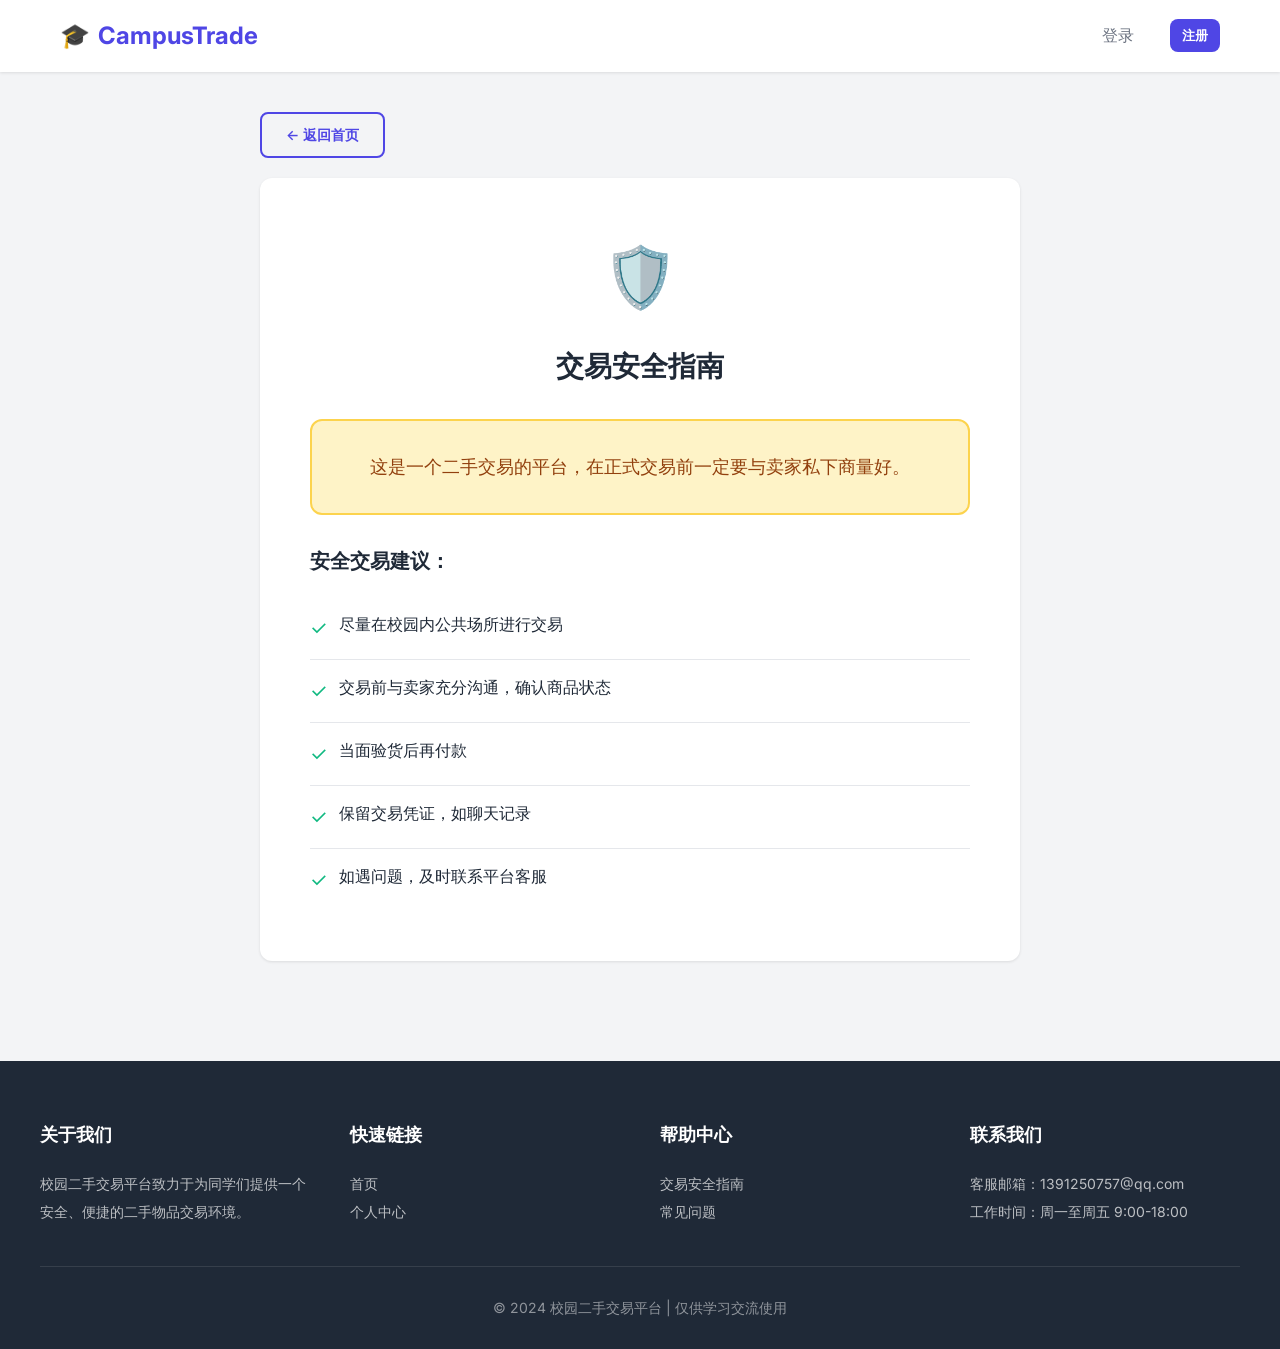
<file: static/help.html>
<!DOCTYPE html>
<html lang="zh-CN">
<head>
    <meta charset="UTF-8">
    <meta name="viewport" content="width=device-width, initial-scale=1.0">
    <title>帮助中心 - 校园二手交易平台</title>
    <link rel="stylesheet" href="/static/css/style.css">
    <link rel="preconnect" href="https://fonts.googleapis.com">
    <link rel="preconnect" href="https://fonts.gstatic.com" crossorigin>
    <link href="https://fonts.googleapis.com/css2?family=Inter:wght@400;500;600;700;800&display=swap" rel="stylesheet">
</head>
<body>
    <!-- 导航栏 -->
    <nav class="navbar">
        <div class="navbar-container">
            <a href="/" class="navbar-brand">
                <span>🎓</span>
                <span>CampusTrade</span>
            </a>
            
            <div class="navbar-nav" id="auth-nav">
                <!-- 动态生成 -->
            </div>
        </div>
    </nav>
    
    <!-- 帮助内容 -->
    <main class="container" style="padding: 40px 20px; max-width: 800px;">
        <a href="/" class="btn btn-outline" style="display: inline-block; margin-bottom: 20px;">
            ← 返回首页
        </a>
        
        <div id="help-content">
            <!-- 默认显示加载中 -->
            <div style="background: var(--surface); border-radius: 12px; padding: 40px; box-shadow: var(--shadow); text-align: center;">
                <div class="spinner" style="margin: 0 auto;"></div>
                <p style="margin-top: 15px; color: var(--text-secondary);">加载中...</p>
            </div>
        </div>
    </main>
    
    <!-- 页脚 -->
    <footer class="footer">
        <div class="footer-content">
            <div class="footer-section">
                <h3>关于我们</h3>
                <p>校园二手交易平台致力于为同学们提供一个安全、便捷的二手物品交易环境。</p>
            </div>
            <div class="footer-section">
                <h3>快速链接</h3>
                <p><a href="/">首页</a></p>
                <p><a href="/dashboard.html">个人中心</a></p>
            </div>
            <div class="footer-section">
                <h3>帮助中心</h3>
                <p><a href="/help.html?type=safety">交易安全指南</a></p>
                <p><a href="/help.html?type=faq">常见问题</a></p>
            </div>
            <div class="footer-section">
                <h3>联系我们</h3>
                <p>客服邮箱：1391250757@qq.com</p>
                <p>工作时间：周一至周五 9:00-18:00</p>
            </div>
        </div>
        <div class="footer-bottom">
            <p>© 2024 校园二手交易平台 | 仅供学习交流使用</p>
        </div>
    </footer>
    
    <script src="/static/js/api.js"></script>
    <script src="/static/js/auth.js"></script>
    <script>
        // 根据类型显示不同内容
        function renderHelpPage() {
            const urlParams = new URLSearchParams(window.location.search);
            const pageType = urlParams.get('type') || 'safety';
            const container = document.getElementById('help-content');
            
            let pageContent = '';
            
            if (pageType === 'safety') {
                pageContent = `
                    <div style="background: var(--surface); border-radius: 12px; padding: 30px; box-shadow: var(--shadow);">
                        <div style="text-align: center; padding: 20px;">
                            <div style="font-size: 60px; margin-bottom: 20px;">🛡️</div>
                            <h2 style="font-size: 28px; font-weight: 700; margin-bottom: 30px; color: var(--text-primary);">
                                交易安全指南
                            </h2>
                            <div style="background: #FEF3C7; border: 2px solid #FCD34D; border-radius: 12px; padding: 30px; margin-bottom: 30px;">
                                <p style="font-size: 18px; line-height: 1.8; color: #92400E; font-weight: 500;">
                                    这是一个二手交易的平台，在正式交易前一定要与卖家私下商量好。
                                </p>
                            </div>
                            <div style="text-align: left; margin-top: 30px;">
                                <h3 style="font-size: 20px; font-weight: 600; margin-bottom: 20px; color: var(--text-primary);">安全交易建议：</h3>
                                <ul style="list-style: none; padding: 0;">
                                    <li style="padding: 15px 0; border-bottom: 1px solid var(--border); display: flex; align-items: flex-start; gap: 12px;">
                                        <span style="color: var(--success); font-size: 20px;">✓</span>
                                        <span style="font-size: 16px;">尽量在校园内公共场所进行交易</span>
                                    </li>
                                    <li style="padding: 15px 0; border-bottom: 1px solid var(--border); display: flex; align-items: flex-start; gap: 12px;">
                                        <span style="color: var(--success); font-size: 20px;">✓</span>
                                        <span style="font-size: 16px;">交易前与卖家充分沟通，确认商品状态</span>
                                    </li>
                                    <li style="padding: 15px 0; border-bottom: 1px solid var(--border); display: flex; align-items: flex-start; gap: 12px;">
                                        <span style="color: var(--success); font-size: 20px;">✓</span>
                                        <span style="font-size: 16px;">当面验货后再付款</span>
                                    </li>
                                    <li style="padding: 15px 0; border-bottom: 1px solid var(--border); display: flex; align-items: flex-start; gap: 12px;">
                                        <span style="color: var(--success); font-size: 20px;">✓</span>
                                        <span style="font-size: 16px;">保留交易凭证，如聊天记录</span>
                                    </li>
                                    <li style="padding: 15px 0; display: flex; align-items: flex-start; gap: 12px;">
                                        <span style="color: var(--success); font-size: 20px;">✓</span>
                                        <span style="font-size: 16px;">如遇问题，及时联系平台客服</span>
                                    </li>
                                </ul>
                            </div>
                        </div>
                    </div>
                `;
            } else {
                pageContent = `
                    <div style="background: var(--surface); border-radius: 12px; padding: 30px; box-shadow: var(--shadow);">
                        <div style="text-align: center; padding: 20px;">
                            <div style="font-size: 60px; margin-bottom: 20px;">❓</div>
                            <h2 style="font-size: 28px; font-weight: 700; margin-bottom: 30px; color: var(--text-primary);">
                                常见问题
                            </h2>
                            <div style="background: #FEE2E2; border: 2px solid #FCA5A5; border-radius: 12px; padding: 30px; margin-bottom: 30px;">
                                <p style="font-size: 18px; line-height: 1.8; color: #DC2626; font-weight: 500;">
                                    请务必记住自己的用户名和密码，这非常重要！！！！
                                </p>
                            </div>
                            <div style="text-align: left; margin-top: 30px;">
                                <h3 style="font-size: 20px; font-weight: 600; margin-bottom: 20px; color: var(--text-primary);">其他常见问题：</h3>
                                <ul style="list-style: none; padding: 0;">
                                    <li style="padding: 20px 0; border-bottom: 1px solid var(--border);">
                                        <div style="font-weight: 600; margin-bottom: 10px; font-size: 16px;">Q: 如何联系卖家？</div>
                                        <div style="color: var(--text-secondary); font-size: 15px;">A: 在商品详情页点击"联系卖家"按钮，可以查看卖家联系方式。</div>
                                    </li>
                                    <li style="padding: 20px 0; border-bottom: 1px solid var(--border);">
                                        <div style="font-weight: 600; margin-bottom: 10px; font-size: 16px;">Q: 商品售出后怎么办？</div>
                                        <div style="color: var(--text-secondary); font-size: 15px;">A: 登录后进入个人中心，在"我的商品"中找到商品，点击"标记已售出"即可。</div>
                                    </li>
                                    <li style="padding: 20px 0; border-bottom: 1px solid var(--border);">
                                        <div style="font-weight: 600; margin-bottom: 10px; font-size: 16px;">Q: 如何修改个人信息？</div>
                                        <div style="color: var(--text-secondary); font-size: 15px;">A: 登录后进入个人中心，点击"个人资料"，可以修改用户名和手机号。</div>
                                    </li>
                                    <li style="padding: 20px 0;">
                                        <div style="font-weight: 600; margin-bottom: 10px; font-size: 16px;">Q: 如何下架商品？</div>
                                        <div style="color: var(--text-secondary); font-size: 15px;">A: 登录后进入个人中心，在"我的商品"中找到商品，点击"下架"按钮即可。</div>
                                    </li>
                                </ul>
                            </div>
                        </div>
                    </div>
                `;
            }
            
            container.innerHTML = pageContent;
            
            // 根据类型设置标题
            if (pageType === 'safety') {
                document.title = '交易安全指南 - 校园二手交易平台';
            } else {
                document.title = '常见问题 - 校园二手交易平台';
            }
        }
        
        // 初始化导航栏（不使用await）
        function initNavbar() {
            if (typeof updateNavbarAuth === 'function') {
                updateNavbarAuth();
            }
        }
        
        // 页面加载完成后执行
        window.onload = function() {
            initNavbar();
            renderHelpPage();
        };
    </script>
</body>
</html>
</file>
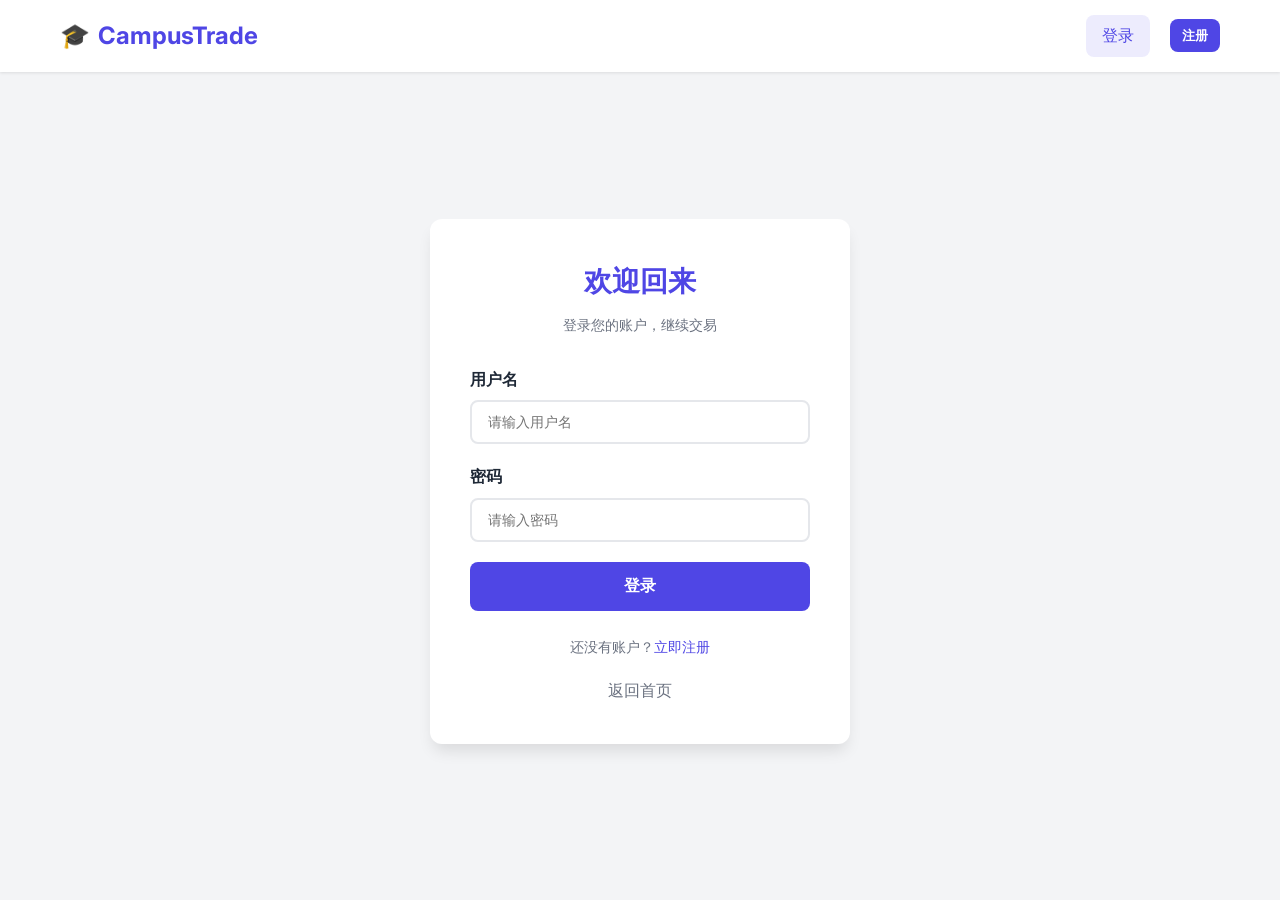
<file: static/login.html>
<!DOCTYPE html>
<html lang="zh-CN">
<head>
    <meta charset="UTF-8">
    <meta name="viewport" content="width=device-width, initial-scale=1.0">
    <title>登录 - 校园二手交易平台</title>
    <link rel="stylesheet" href="/static/css/style.css">
    <link rel="preconnect" href="https://fonts.googleapis.com">
    <link rel="preconnect" href="https://fonts.gstatic.com" crossorigin>
    <link href="https://fonts.googleapis.com/css2?family=Inter:wght@400;500;600;700;800&display=swap" rel="stylesheet">
</head>
<body>
    <!-- 导航栏 -->
    <nav class="navbar">
        <div class="navbar-container">
            <a href="/" class="navbar-brand">
                <span>🎓</span>
                <span>CampusTrade</span>
            </a>
            
            <div class="navbar-nav" id="auth-nav">
                <a href="/login.html" class="nav-link active">登录</a>
                <a href="/register.html" class="btn btn-primary btn-sm">注册</a>
            </div>
        </div>
    </nav>
    
    <!-- 登录表单 -->
    <div class="auth-container">
        <div class="auth-card">
            <div class="auth-header">
                <h1 class="auth-title">欢迎回来</h1>
                <p class="auth-subtitle">登录您的账户，继续交易</p>
            </div>
            
            <form id="login-form">
                <div class="form-group">
                    <label class="form-label" for="username">用户名</label>
                    <input 
                        type="text" 
                        id="username" 
                        class="form-input" 
                        placeholder="请输入用户名"
                        required
                        minlength="3"
                        maxlength="50"
                    >
                </div>
                
                <div class="form-group">
                    <label class="form-label" for="password">密码</label>
                    <input 
                        type="password" 
                        id="password" 
                        class="form-input" 
                        placeholder="请输入密码"
                        required
                        minlength="6"
                    >
                </div>
                
                <button type="submit" class="btn btn-primary btn-lg" style="width: 100%;" id="submit-btn">
                    登录
                </button>
            </form>
            
            <div class="auth-footer">
                还没有账户？<a href="/register.html">立即注册</a>
            </div>
            
            <div style="margin-top: 20px; text-align: center;">
                <a href="/" style="color: var(--text-secondary);">返回首页</a>
            </div>
        </div>
    </div>
    
    <script src="/static/js/api.js"></script>
    <script src="/static/js/auth.js"></script>
    <script>
        // 检查是否已登录
        if (API.isLoggedIn()) {
            const redirectUrl = localStorage.getItem('redirectUrl') || '/';
            localStorage.removeItem('redirectUrl');
            window.location.href = redirectUrl;
        }
        
        // 表单提交
        document.getElementById('login-form').addEventListener('submit', async (e) => {
            e.preventDefault();
            
            const username = document.getElementById('username').value.trim();
            const password = document.getElementById('password').value;
            const submitBtn = document.getElementById('submit-btn');
            
            if (!username || !password) {
                Utils.showToast('请填写完整信息', 'error');
                return;
            }
            
            submitBtn.disabled = true;
            submitBtn.textContent = '登录中...';
            
            try {
                const data = await API.login(username, password);
                
                API.setToken(data.access_token);
                
                Utils.showToast('登录成功！');
                
                // 获取用户信息
                const user = await API.getCurrentUser();
                localStorage.setItem('user', JSON.stringify(user));
                
                // 跳转到首页或之前页面
                setTimeout(() => {
                    const redirectUrl = localStorage.getItem('redirectUrl') || '/';
                    localStorage.removeItem('redirectUrl');
                    window.location.href = redirectUrl;
                }, 1000);
                
            } catch (e) {
                console.error('登录失败:', e);
                Utils.showToast(e.message, 'error');
                submitBtn.disabled = false;
                submitBtn.textContent = '登录';
            }
        });
    </script>
</body>
</html>
</file>
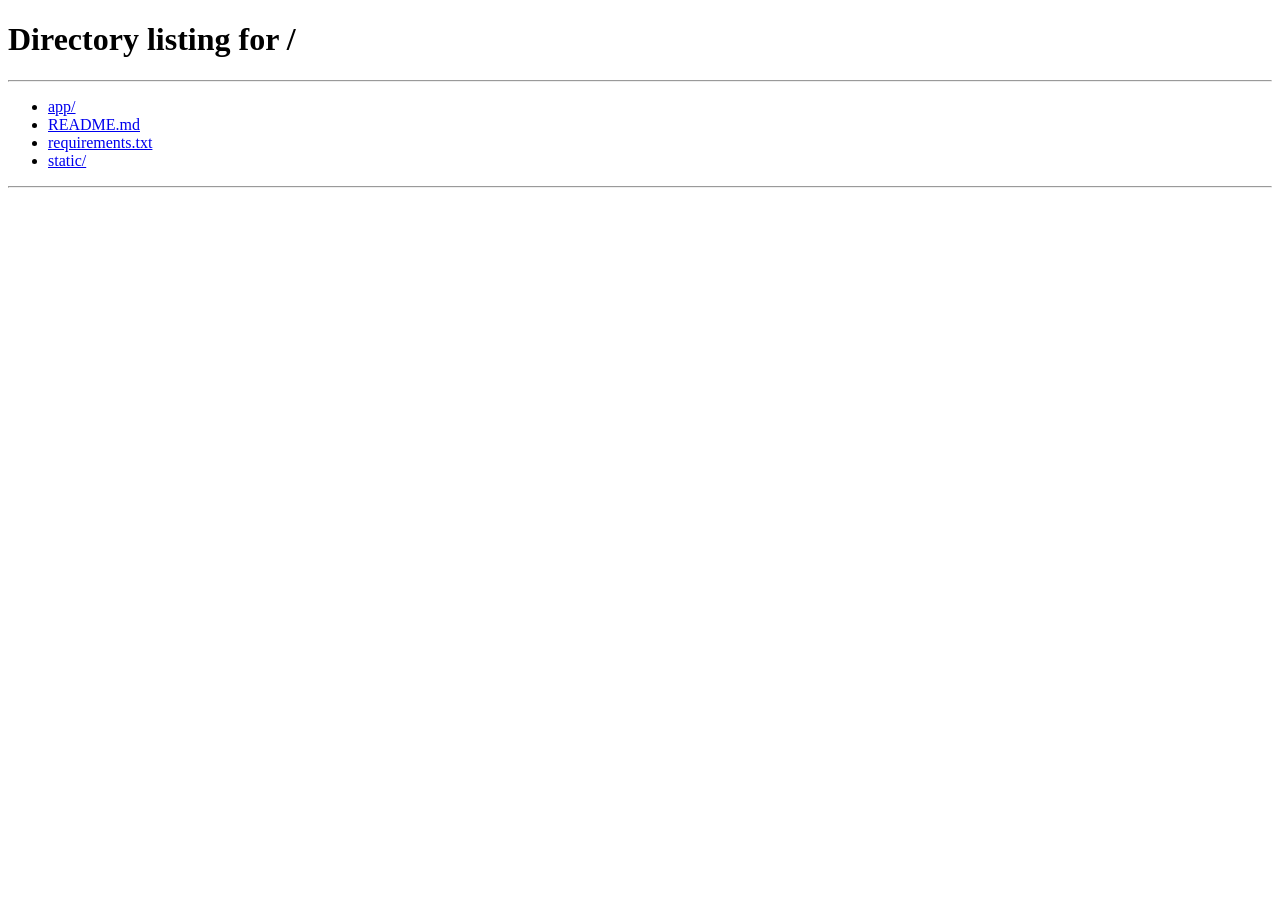
<file: static/product.html>
<!DOCTYPE html>
<html lang="zh-CN">
<head>
    <meta charset="UTF-8">
    <meta name="viewport" content="width=device-width, initial-scale=1.0">
    <title>商品详情 - 校园二手交易平台</title>
    <link rel="stylesheet" href="/static/css/style.css">
    <link rel="preconnect" href="https://fonts.googleapis.com">
    <link rel="preconnect" href="https://fonts.gstatic.com" crossorigin>
    <link href="https://fonts.googleapis.com/css2?family=Inter:wght@400;500;600;700;800&display=swap" rel="stylesheet">
</head>
<body>
    <!-- 导航栏 -->
    <nav class="navbar">
        <div class="navbar-container">
            <a href="/" class="navbar-brand">
                <span>🎓</span>
                <span>CampusTrade</span>
            </a>
            
            <div class="navbar-nav" id="auth-nav">
                <!-- 动态生成 -->
            </div>
        </div>
    </nav>
    
    <!-- 商品详情 -->
    <main class="product-detail">
        <div style="max-width: 1200px; margin: 0 auto; padding: 20px;">
            <button onclick="history.back()" class="btn btn-outline" style="margin-bottom: 20px;">
                ← 返回
            </button>
        </div>
        <div class="product-container" id="product-container">
            <div class="loading">
                <div class="spinner"></div>
            </div>
        </div>
    </main>
    
    <!-- 联系方式弹窗 -->
    <div class="modal-overlay" id="contact-modal">
        <div class="modal">
            <div class="modal-header">
                <h3 class="modal-title">联系卖家</h3>
                <button class="modal-close" onclick="closeModal('contact-modal')">&times;</button>
            </div>
            <div class="modal-body">
                <div id="contact-modal-content">
                    <!-- 动态生成 -->
                </div>
            </div>
            <div class="modal-footer">
                <button class="btn btn-outline" onclick="closeModal('contact-modal')">关闭</button>
            </div>
        </div>
    </div>
    
    <!-- 发送消息弹窗 -->
    <div class="modal-overlay" id="message-modal">
        <div class="modal">
            <div class="modal-header">
                <h3 class="modal-title">发送消息</h3>
                <button class="modal-close" onclick="closeModal('message-modal')">&times;</button>
            </div>
            <div class="modal-body">
                <div class="form-group">
                    <label class="form-label" for="message-content">消息内容</label>
                    <textarea id="message-content" class="form-textarea" placeholder="请输入您想说的话..."></textarea>
                </div>
            </div>
            <div class="modal-footer">
                <button class="btn btn-outline" onclick="closeModal('message-modal')">取消</button>
                <button class="btn btn-primary" id="send-msg-btn" onclick="sendMessage()">发送</button>
            </div>
        </div>
    </div>
    
    <script src="/static/js/api.js"></script>
    <script src="/static/js/auth.js"></script>
    <script>
        let currentItem = null;
        let currentUser = null;
        
        // 获取商品ID
        const itemId = Utils.getUrlParam('id');
        
        if (!itemId) {
            window.location.href = '/';
        }
        
        // 加载商品详情
        async function loadProduct() {
            const container = document.getElementById('product-container');
            
            try {
                currentItem = await API.getItem(itemId);
                currentUser = getCurrentUser();
                
                renderProduct(currentItem, container);
                
            } catch (e) {
                console.error('加载商品失败:', e);
                container.innerHTML = `
                    <div class="empty-state">
                        <div class="empty-icon">❌</div>
                        <h3 class="empty-title">商品不存在</h3>
                        <p class="empty-desc">${e.message}</p>
                        <a href="/" class="btn btn-primary">返回首页</a>
                    </div>
                `;
            }
        }
        
        // 渲染商品详情
        function renderProduct(item, container) {
            const imageUrl = item.image_url || 'https://via.placeholder.com/600x400?text=暂无图片';
            const isOwner = currentUser && currentUser.id === item.seller_id;
            const isSold = item.status === 'sold';
            
            container.innerHTML = `
                <div class="product-gallery">
                    <img src="${imageUrl}" alt="${item.title}" class="product-image" onerror="this.src='https://via.placeholder.com/600x400?text=暂无图片'">
                </div>
                
                <div class="product-info">
                    <h1 class="product-title">${item.title}</h1>
                    <div class="product-price-large">${Utils.formatPrice(item.price)}</div>
                    
                    <div class="product-meta-grid">
                        <div class="product-meta-item">
                            <div class="product-meta-label">分类</div>
                            <div class="product-meta-value">${item.category}</div>
                        </div>
                        <div class="product-meta-item">
                            <div class="product-meta-label">成色</div>
                            <div class="product-meta-value">${item.condition}</div>
                        </div>
                        <div class="product-meta-item">
                            <div class="product-meta-label">浏览量</div>
                            <div class="product-meta-value">${item.view_count}</div>
                        </div>
                        <div class="product-meta-item">
                            <div class="product-meta-label">发布时间</div>
                            <div class="product-meta-value">${Utils.formatTime(item.created_at)}</div>
                        </div>
                    </div>
                    
                    <div class="seller-info">
                        <div class="seller-avatar">${item.seller.username.charAt(0).toUpperCase()}</div>
                        <div class="seller-details">
                            <h4>${item.seller.username}</h4>
                            <p>${item.seller.email}</p>
                        </div>
                    </div>
                    
                    <div class="product-description">
                        <h3>商品描述</h3>
                        <p>${item.description}</p>
                    </div>
                    
                    ${isSold ? `
                        <div style="background: #FEF2F2; color: #DC2626; padding: 15px; border-radius: 8px; text-align: center; font-weight: 600;">
                            该商品已售出
                        </div>
                    ` : `
                        <div class="product-actions">
                            ${!isOwner ? `
                                <button class="btn btn-primary btn-lg" onclick="showContactInfo()">
                                    联系卖家
                                </button>
                                <button class="btn btn-outline btn-lg" onclick="openMessageModal()">
                                    发送消息
                                </button>
                            ` : `
                                <button class="btn btn-outline btn-lg" onclick="window.location.href='/post-item.html?edit=${item.id}'">
                                    编辑商品
                                </button>
                                <button class="btn btn-danger btn-lg" onclick="markAsSold()">
                                    标记已售出
                                </button>
                            `}
                        </div>
                    `}
                </div>
            `;
        }
        
        // 显示卖家联系方式
        function showContactInfo() {
            if (!API.isLoggedIn()) {
                Utils.redirectToLogin();
                return;
            }
            
            const content = document.getElementById('contact-modal-content');
            content.innerHTML = `
                <div style="background: var(--background); border-radius: 12px; padding: 20px;">
                    <h4 style="margin-bottom: 15px; color: var(--text-secondary);">卖家联系方式</h4>
                    <div style="display: flex; align-items: center; gap: 15px; margin-bottom: 15px;">
                        <div style="width: 50px; height: 50px; border-radius: 50%; background: var(--primary); color: white; display: flex; align-items: center; justify-content: center; font-size: 20px; font-weight: 700;">
                            ${currentItem.seller.username.charAt(0).toUpperCase()}
                        </div>
                        <div>
                            <div style="font-weight: 600; font-size: 16px;">${currentItem.seller.username}</div>
                            <div style="color: var(--text-secondary); font-size: 14px;">卖家</div>
                        </div>
                    </div>
                    <div style="padding: 15px; background: #F0FDF4; border-radius: 8px; border: 1px solid #86EFAC;">
                        <div style="display: flex; align-items: center; gap: 8px; margin-bottom: 8px;">
                            <span>📧</span>
                            <span style="color: #166534;">${currentItem.seller.email}</span>
                        </div>
                        ${currentItem.seller.phone ? `
                            <div style="display: flex; align-items: center; gap: 8px;">
                                <span>📱</span>
                                <span style="color: #166534;">${currentItem.seller.phone}</span>
                            </div>
                        ` : ''}
                    </div>
                </div>
                <p style="margin-top: 15px; color: var(--text-secondary); text-align: center; font-size: 14px;">
                    您可以通过以上方式联系卖家，协商交易细节后线下完成交易<br>
                    交易完成后，请提醒卖家标记商品为已售出
                </p>
            `;
            
            openModal('contact-modal');
        }
        
        // 标记商品已售出
        async function markAsSold() {
            if (!Utils.showConfirm('确定要标记商品为已售出吗？交易完成后标记，商品将不再显示在商城中。')) {
                return;
            }
            
            try {
                await API.updateItemStatus(currentItem.id, 'sold');
                Utils.showToast('商品已标记为已售出！', 'success');
                
                setTimeout(() => {
                    window.location.reload();
                }, 1000);
                
            } catch (e) {
                console.error('标记失败:', e);
                Utils.showToast(e.message, 'error');
            }
        }
        
        // 打开消息弹窗
        function openMessageModal() {
            if (!API.isLoggedIn()) {
                Utils.redirectToLogin();
                return;
            }
            
            document.getElementById('message-content').value = '';
            openModal('message-modal');
        }
        
        // 发送消息
        async function sendMessage() {
            const content = document.getElementById('message-content').value.trim();
            const btn = document.getElementById('send-msg-btn');
            
            if (!content) {
                Utils.showToast('请输入消息内容', 'error');
                return;
            }
            
            btn.disabled = true;
            btn.textContent = '发送中...';
            
            try {
                await API.sendMessage(currentItem.seller.id, content, currentItem.id);
                
                Utils.showToast('消息已发送！', 'success');
                closeModal('message-modal');
                
            } catch (e) {
                console.error('发送消息失败:', e);
                Utils.showToast(e.message, 'error');
                btn.disabled = false;
                btn.textContent = '发送';
            }
        }
        
        // 打开弹窗
        function openModal(id) {
            document.getElementById(id).classList.add('active');
        }
        
        // 关闭弹窗
        function closeModal(id) {
            document.getElementById(id).classList.remove('active');
        }
        
        // 页面加载
        document.addEventListener('DOMContentLoaded', async () => {
            await updateNavbarAuth();
            await loadProduct();
        });
    </script>
</body>
</html>
</file>
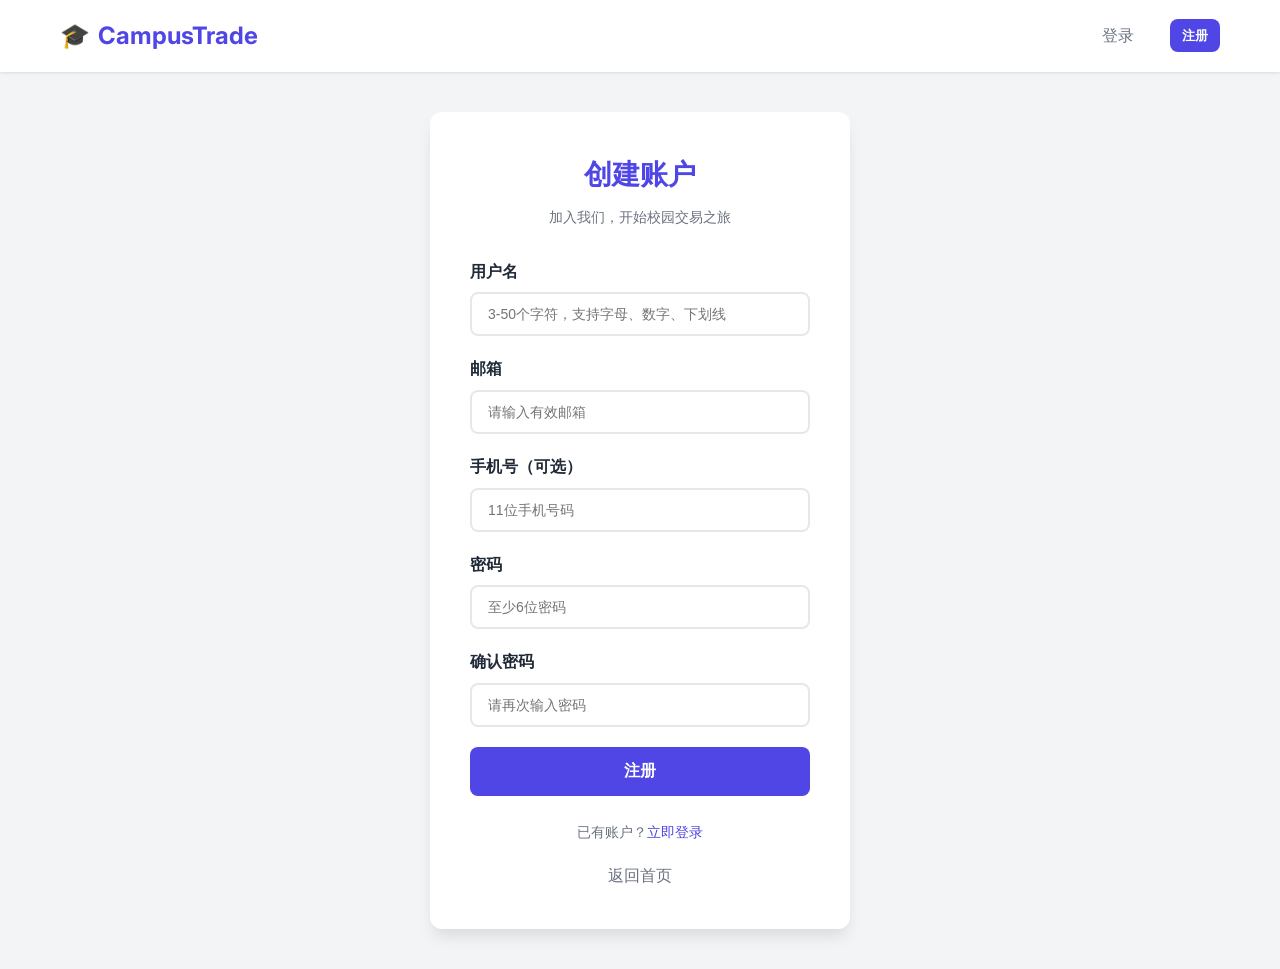
<file: static/register.html>
<!DOCTYPE html>
<html lang="zh-CN">
<head>
    <meta charset="UTF-8">
    <meta name="viewport" content="width=device-width, initial-scale=1.0">
    <title>注册 - 校园二手交易平台</title>
    <link rel="stylesheet" href="/static/css/style.css">
    <link rel="preconnect" href="https://fonts.googleapis.com">
    <link rel="preconnect" href="https://fonts.gstatic.com" crossorigin>
    <link href="https://fonts.googleapis.com/css2?family=Inter:wght@400;500;600;700;800&display=swap" rel="stylesheet">
</head>
<body>
    <!-- 导航栏 -->
    <nav class="navbar">
        <div class="navbar-container">
            <a href="/" class="navbar-brand">
                <span>🎓</span>
                <span>CampusTrade</span>
            </a>
            
            <div class="navbar-nav" id="auth-nav">
                <a href="/login.html" class="nav-link">登录</a>
                <a href="/register.html" class="btn btn-primary btn-sm active">注册</a>
            </div>
        </div>
    </nav>
    
    <!-- 注册表单 -->
    <div class="auth-container">
        <div class="auth-card">
            <div class="auth-header">
                <h1 class="auth-title">创建账户</h1>
                <p class="auth-subtitle">加入我们，开始校园交易之旅</p>
            </div>
            
            <form id="register-form">
                <div class="form-group">
                    <label class="form-label" for="username">用户名</label>
                    <input 
                        type="text" 
                        id="username" 
                        class="form-input" 
                        placeholder="3-50个字符，支持字母、数字、下划线"
                        required
                        minlength="3"
                        maxlength="50"
                        pattern="[a-zA-Z0-9_]+"
                    >
                </div>
                
                <div class="form-group">
                    <label class="form-label" for="email">邮箱</label>
                    <input 
                        type="email" 
                        id="email" 
                        class="form-input" 
                        placeholder="请输入有效邮箱"
                        required
                    >
                </div>
                
                <div class="form-group">
                    <label class="form-label" for="phone">手机号（可选）</label>
                    <input 
                        type="tel" 
                        id="phone" 
                        class="form-input" 
                        placeholder="11位手机号码"
                        minlength="11"
                        maxlength="11"
                    >
                </div>
                
                <div class="form-group">
                    <label class="form-label" for="password">密码</label>
                    <input 
                        type="password" 
                        id="password" 
                        class="form-input" 
                        placeholder="至少6位密码"
                        required
                        minlength="6"
                    >
                </div>
                
                <div class="form-group">
                    <label class="form-label" for="confirm-password">确认密码</label>
                    <input 
                        type="password" 
                        id="confirm-password" 
                        class="form-input" 
                        placeholder="请再次输入密码"
                        required
                        minlength="6"
                    >
                </div>
                
                <button type="submit" class="btn btn-primary btn-lg" style="width: 100%;" id="submit-btn">
                    注册
                </button>
            </form>
            
            <div class="auth-footer">
                已有账户？<a href="/login.html">立即登录</a>
            </div>
            
            <div style="margin-top: 20px; text-align: center;">
                <a href="/" style="color: var(--text-secondary);">返回首页</a>
            </div>
        </div>
    </div>
    
    <script src="/static/js/api.js"></script>
    <script src="/static/js/auth.js"></script>
    <script>
        // 检查是否已登录
        if (API.isLoggedIn()) {
            window.location.href = '/';
        }
        
        // 表单提交
        document.getElementById('register-form').addEventListener('submit', async (e) => {
            e.preventDefault();
            
            const username = document.getElementById('username').value.trim();
            const email = document.getElementById('email').value.trim();
            const phone = document.getElementById('phone').value.trim();
            const password = document.getElementById('password').value;
            const confirmPassword = document.getElementById('confirm-password').value;
            const submitBtn = document.getElementById('submit-btn');
            
            // 验证
            if (!username || !email || !password) {
                Utils.showToast('请填写必填项', 'error');
                return;
            }
            
            if (password !== confirmPassword) {
                Utils.showToast('两次密码输入不一致', 'error');
                return;
            }
            
            if (phone && !/^1\d{10}$/.test(phone)) {
                Utils.showToast('手机号格式不正确', 'error');
                return;
            }
            
            submitBtn.disabled = true;
            submitBtn.textContent = '注册中...';
            
            try {
                const data = await API.register(username, email, password, phone || undefined);
                
                Utils.showToast('注册成功！正在跳转登录...', 'success');
                
                // 跳转到登录页
                setTimeout(() => {
                    window.location.href = '/login.html';
                }, 1500);
                
            } catch (e) {
                console.error('注册失败:', e);
                Utils.showToast(e.message, 'error');
                submitBtn.disabled = false;
                submitBtn.textContent = '注册';
            }
        });
    </script>
</body>
</html>
</file>
<file: static/css/style.css>
/* 全局样式 */
:root {
    --primary: #4F46E5;
    --primary-hover: #4338CA;
    --secondary: #10B981;
    --background: #F3F4F6;
    --surface: #FFFFFF;
    --text-primary: #1F2937;
    --text-secondary: #6B7280;
    --border: #E5E7EB;
    --error: #EF4444;
    --success: #10B981;
    --warning: #F59E0B;
    --shadow: 0 1px 3px rgba(0, 0, 0, 0.1);
    --shadow-md: 0 4px 6px -1px rgba(0, 0, 0, 0.1);
    --shadow-lg: 0 10px 15px -3px rgba(0, 0, 0, 0.1);
    --radius: 8px;
    --radius-lg: 12px;
}

* {
    margin: 0;
    padding: 0;
    box-sizing: border-box;
}

body {
    font-family: 'Inter', 'PingFang SC', 'Microsoft YaHei', sans-serif;
    background-color: var(--background);
    color: var(--text-primary);
    line-height: 1.6;
    min-height: 100vh;
}

a {
    color: var(--primary);
    text-decoration: none;
    transition: color 0.2s;
}

a:hover {
    color: var(--primary-hover);
}

/* 容器 */
.container {
    max-width: 1200px;
    margin: 0 auto;
    padding: 0 20px;
}

/* 导航栏 */
.navbar {
    background: var(--surface);
    box-shadow: var(--shadow);
    position: sticky;
    top: 0;
    z-index: 100;
}

.navbar-container {
    display: flex;
    align-items: center;
    justify-content: space-between;
    padding: 15px 20px;
    max-width: 1200px;
    margin: 0 auto;
}

.navbar-brand {
    font-size: 1.5rem;
    font-weight: 700;
    color: var(--primary);
    display: flex;
    align-items: center;
    gap: 8px;
}

.navbar-brand:hover {
    color: var(--primary-hover);
}

.navbar-search {
    flex: 1;
    max-width: 500px;
    margin: 0 30px;
    position: relative;
}

.navbar-search input {
    width: 100%;
    padding: 10px 45px 10px 20px;
    border: 2px solid var(--border);
    border-radius: 50px;
    font-size: 14px;
    transition: all 0.3s;
}

.navbar-search input:focus {
    outline: none;
    border-color: var(--primary);
    box-shadow: 0 0 0 3px rgba(79, 70, 229, 0.1);
}

.navbar-search button {
    position: absolute;
    right: 5px;
    top: 50%;
    transform: translateY(-50%);
    background: var(--primary);
    color: white;
    border: none;
    padding: 8px 15px;
    border-radius: 50px;
    cursor: pointer;
    transition: background 0.3s;
}

.navbar-search button:hover {
    background: var(--primary-hover);
}

.navbar-nav {
    display: flex;
    align-items: center;
    gap: 20px;
}

.nav-link {
    color: var(--text-secondary);
    font-weight: 500;
    padding: 8px 16px;
    border-radius: var(--radius);
    transition: all 0.3s;
}

.nav-link:hover {
    color: var(--primary);
    background: rgba(79, 70, 229, 0.1);
}

.nav-link.active {
    color: var(--primary);
    background: rgba(79, 70, 229, 0.1);
}

.nav-badge {
    background: var(--error);
    color: white;
    font-size: 11px;
    padding: 2px 6px;
    border-radius: 10px;
    margin-left: 5px;
}

/* 按钮 */
.btn {
    display: inline-flex;
    align-items: center;
    justify-content: center;
    gap: 8px;
    padding: 10px 24px;
    border: none;
    border-radius: var(--radius);
    font-size: 14px;
    font-weight: 600;
    cursor: pointer;
    transition: all 0.3s;
}

.btn-primary {
    background: var(--primary);
    color: white;
}

.btn-primary:hover {
    background: var(--primary-hover);
    transform: translateY(-1px);
    box-shadow: var(--shadow-md);
}

.btn-secondary {
    background: var(--secondary);
    color: white;
}

.btn-secondary:hover {
    background: #059669;
    transform: translateY(-1px);
}

.btn-outline {
    background: transparent;
    border: 2px solid var(--primary);
    color: var(--primary);
}

.btn-outline:hover {
    background: var(--primary);
    color: white;
}

.btn-danger {
    background: var(--error);
    color: white;
}

.btn-danger:hover {
    background: #DC2626;
}

.btn-sm {
    padding: 6px 12px;
    font-size: 13px;
}

.btn-lg {
    padding: 14px 32px;
    font-size: 16px;
}

.btn:disabled {
    opacity: 0.6;
    cursor: not-allowed;
}

/* 卡片 */
.card {
    background: var(--surface);
    border-radius: var(--radius-lg);
    box-shadow: var(--shadow);
    overflow: hidden;
    transition: all 0.3s;
}

.card:hover {
    box-shadow: var(--shadow-lg);
    transform: translateY(-2px);
}

.card-img {
    width: 100%;
    height: 200px;
    object-fit: cover;
}

.card-body {
    padding: 20px;
}

.card-title {
    font-size: 16px;
    font-weight: 600;
    margin-bottom: 8px;
    color: var(--text-primary);
    display: -webkit-box;
    -webkit-line-clamp: 2;
    -webkit-box-orient: vertical;
    overflow: hidden;
}

.card-price {
    font-size: 20px;
    font-weight: 700;
    color: var(--secondary);
    margin-bottom: 10px;
}

.card-meta {
    display: flex;
    justify-content: space-between;
    align-items: center;
    font-size: 13px;
    color: var(--text-secondary);
}

/* 商品网格 */
.items-grid {
    display: grid;
    grid-template-columns: repeat(4, 1fr);
    gap: 24px;
    padding: 30px 0;
}

/* 表单 */
.form-group {
    margin-bottom: 20px;
}

.form-label {
    display: block;
    font-weight: 600;
    margin-bottom: 8px;
    color: var(--text-primary);
}

.form-input {
    width: 100%;
    padding: 12px 16px;
    border: 2px solid var(--border);
    border-radius: var(--radius);
    font-size: 14px;
    transition: all 0.3s;
}

.form-input:focus {
    outline: none;
    border-color: var(--primary);
    box-shadow: 0 0 0 3px rgba(79, 70, 229, 0.1);
}

.form-select {
    width: 100%;
    padding: 12px 16px;
    border: 2px solid var(--border);
    border-radius: var(--radius);
    font-size: 14px;
    background: white;
    cursor: pointer;
}

.form-textarea {
    width: 100%;
    padding: 12px 16px;
    border: 2px solid var(--border);
    border-radius: var(--radius);
    font-size: 14px;
    resize: vertical;
    min-height: 120px;
}

.form-error {
    color: var(--error);
    font-size: 13px;
    margin-top: 5px;
}

/* 弹窗 */
.modal-overlay {
    position: fixed;
    top: 0;
    left: 0;
    right: 0;
    bottom: 0;
    background: rgba(0, 0, 0, 0.5);
    display: flex;
    align-items: center;
    justify-content: center;
    z-index: 1000;
    opacity: 0;
    visibility: hidden;
    transition: all 0.3s;
}

.modal-overlay.active {
    opacity: 1;
    visibility: visible;
}

.modal {
    background: var(--surface);
    border-radius: var(--radius-lg);
    max-width: 500px;
    width: 90%;
    max-height: 90vh;
    overflow-y: auto;
    transform: scale(0.9);
    transition: all 0.3s;
}

.modal-overlay.active .modal {
    transform: scale(1);
}

.modal-header {
    padding: 20px;
    border-bottom: 1px solid var(--border);
    display: flex;
    justify-content: space-between;
    align-items: center;
}

.modal-title {
    font-size: 18px;
    font-weight: 700;
}

.modal-close {
    background: none;
    border: none;
    font-size: 24px;
    cursor: pointer;
    color: var(--text-secondary);
    transition: color 0.3s;
}

.modal-close:hover {
    color: var(--text-primary);
}

.modal-body {
    padding: 20px;
}

.modal-footer {
    padding: 20px;
    border-top: 1px solid var(--border);
    display: flex;
    gap: 12px;
    justify-content: flex-end;
}

/* 提示消息 */
.toast-container {
    position: fixed;
    top: 20px;
    right: 20px;
    z-index: 2000;
    display: flex;
    flex-direction: column;
    gap: 10px;
}

.toast {
    padding: 16px 24px;
    border-radius: var(--radius);
    color: white;
    font-weight: 500;
    box-shadow: var(--shadow-lg);
    animation: slideIn 0.3s ease;
    max-width: 350px;
}

.toast-success {
    background: var(--success);
}

.toast-error {
    background: var(--error);
}

.toast-warning {
    background: var(--warning);
}

@keyframes slideIn {
    from {
        transform: translateX(100%);
        opacity: 0;
    }
    to {
        transform: translateX(0);
        opacity: 1;
    }
}

/* 分类导航 */
.categories {
    background: var(--surface);
    padding: 20px 0;
    box-shadow: var(--shadow);
}

.categories-list {
    display: flex;
    gap: 15px;
    overflow-x: auto;
    padding: 10px 0;
    max-width: 1200px;
    margin: 0 auto;
    padding-left: 20px;
    padding-right: 20px;
}

.category-item {
    display: flex;
    flex-direction: column;
    align-items: center;
    gap: 8px;
    padding: 12px 20px;
    border-radius: var(--radius);
    cursor: pointer;
    transition: all 0.3s;
    white-space: nowrap;
    min-width: 80px;
}

.category-item:hover {
    background: rgba(79, 70, 229, 0.1);
}

.category-item.active {
    background: var(--primary);
    color: white;
}

.category-icon {
    font-size: 28px;
}

.category-name {
    font-size: 13px;
    font-weight: 500;
}

/* 首页Hero */
.hero {
    background: linear-gradient(135deg, var(--primary) 0%, #818CF8 100%);
    color: white;
    padding: 80px 20px;
    text-align: center;
}

.hero-title {
    font-size: 48px;
    font-weight: 800;
    margin-bottom: 20px;
}

.hero-subtitle {
    font-size: 18px;
    opacity: 0.9;
    margin-bottom: 40px;
    max-width: 600px;
    margin-left: auto;
    margin-right: auto;
}

.hero-actions {
    display: flex;
    gap: 20px;
    justify-content: center;
}

.hero-btn {
    padding: 14px 32px;
    font-size: 16px;
    border-radius: 50px;
    font-weight: 600;
    cursor: pointer;
    transition: all 0.3s;
}

.hero-btn-primary {
    background: white;
    color: var(--primary);
    border: none;
}

.hero-btn-primary:hover {
    transform: translateY(-2px);
    box-shadow: var(--shadow-lg);
}

.hero-btn-outline {
    background: transparent;
    color: white;
    border: 2px solid white;
}

.hero-btn-outline:hover {
    background: white;
    color: var(--primary);
}

/* 页脚 */
.footer {
    background: var(--text-primary);
    color: white;
    padding: 60px 20px 30px;
    margin-top: 60px;
}

.footer-content {
    max-width: 1200px;
    margin: 0 auto;
    display: grid;
    grid-template-columns: repeat(auto-fit, minmax(200px, 1fr));
    gap: 40px;
}

.footer-section h3 {
    font-size: 18px;
    font-weight: 700;
    margin-bottom: 20px;
}

.footer-section p,
.footer-section a {
    color: rgba(255, 255, 255, 0.7);
    font-size: 14px;
    line-height: 2;
}

.footer-section a:hover {
    color: white;
}

.footer-bottom {
    max-width: 1200px;
    margin: 40px auto 0;
    padding-top: 30px;
    border-top: 1px solid rgba(255, 255, 255, 0.1);
    text-align: center;
    font-size: 14px;
    color: rgba(255, 255, 255, 0.5);
}

/* 响应式设计 */
@media (max-width: 768px) {
    .navbar-container {
        flex-wrap: wrap;
        gap: 15px;
    }
    
    .navbar-search {
        order: 3;
        margin: 0;
        max-width: 100%;
        width: 100%;
    }
    
    .navbar-nav {
        gap: 10px;
    }
    
    .nav-link {
        padding: 8px 12px;
        font-size: 13px;
    }
    
    .hero-title {
        font-size: 32px;
    }
    
    .hero-subtitle {
        font-size: 16px;
    }
    
    .hero-actions {
        flex-direction: column;
        align-items: center;
    }
    
    .items-grid {
        grid-template-columns: repeat(2, 1fr);
        gap: 15px;
    }
    
    .card-img {
        height: 150px;
    }
}

@media (max-width: 480px) {
    .items-grid {
        grid-template-columns: 1fr;
    }
    
    .hero {
        padding: 50px 20px;
    }
    
    .hero-title {
        font-size: 28px;
    }
    
    .modal {
        width: 95%;
        margin: 10px;
    }
}

/* 登录/注册页面 */
.auth-container {
    min-height: calc(100vh - 80px);
    display: flex;
    align-items: center;
    justify-content: center;
    padding: 40px 20px;
}

.auth-card {
    background: var(--surface);
    border-radius: var(--radius-lg);
    box-shadow: var(--shadow-lg);
    width: 100%;
    max-width: 420px;
    padding: 40px;
}

.auth-header {
    text-align: center;
    margin-bottom: 30px;
}

.auth-title {
    font-size: 28px;
    font-weight: 800;
    color: var(--primary);
    margin-bottom: 10px;
}

.auth-subtitle {
    color: var(--text-secondary);
    font-size: 14px;
}

.auth-footer {
    text-align: center;
    margin-top: 25px;
    font-size: 14px;
    color: var(--text-secondary);
}

/* 商品详情页 */
.product-detail {
    padding: 40px 0;
}

.product-container {
    display: grid;
    grid-template-columns: 1fr 1fr;
    gap: 40px;
    max-width: 1200px;
    margin: 0 auto;
    padding: 0 20px;
}

.product-gallery {
    position: relative;
}

.product-image {
    width: 100%;
    border-radius: var(--radius-lg);
    box-shadow: var(--shadow);
}

.product-info {
    padding: 20px 0;
}

.product-title {
    font-size: 28px;
    font-weight: 700;
    margin-bottom: 15px;
}

.product-price-large {
    font-size: 36px;
    font-weight: 800;
    color: var(--secondary);
    margin-bottom: 25px;
}

.product-meta-grid {
    display: grid;
    grid-template-columns: 1fr 1fr;
    gap: 15px;
    margin-bottom: 25px;
}

.product-meta-item {
    padding: 15px;
    background: var(--background);
    border-radius: var(--radius);
}

.product-meta-label {
    font-size: 13px;
    color: var(--text-secondary);
    margin-bottom: 5px;
}

.product-meta-value {
    font-weight: 600;
}

.product-description {
    margin: 25px 0;
}

.product-description h3 {
    font-size: 18px;
    margin-bottom: 15px;
}

.product-description p {
    color: var(--text-secondary);
    line-height: 1.8;
}

.product-actions {
    display: flex;
    gap: 15px;
    margin-top: 30px;
}

.product-actions .btn {
    flex: 1;
}

.seller-info {
    display: flex;
    align-items: center;
    gap: 15px;
    padding: 20px;
    background: var(--background);
    border-radius: var(--radius);
    margin-bottom: 25px;
}

.seller-avatar {
    width: 60px;
    height: 60px;
    border-radius: 50%;
    background: var(--primary);
    color: white;
    display: flex;
    align-items: center;
    justify-content: center;
    font-size: 24px;
    font-weight: 700;
}

.seller-details h4 {
    font-size: 16px;
    margin-bottom: 3px;
}

.seller-details p {
    font-size: 13px;
    color: var(--text-secondary);
}

@media (max-width: 768px) {
    .product-container {
        grid-template-columns: 1fr;
    }
}

/* 用户中心 */
.dashboard-layout {
    display: grid;
    grid-template-columns: 250px 1fr;
    gap: 30px;
    max-width: 1200px;
    margin: 0 auto;
    padding: 30px 20px;
}

.dashboard-sidebar {
    background: var(--surface);
    border-radius: var(--radius-lg);
    box-shadow: var(--shadow);
    padding: 20px;
    height: fit-content;
    position: sticky;
    top: 100px;
}

.sidebar-menu {
    list-style: none;
}

.sidebar-menu li {
    margin-bottom: 5px;
}

.sidebar-menu a {
    display: flex;
    align-items: center;
    gap: 12px;
    padding: 12px 16px;
    border-radius: var(--radius);
    color: var(--text-secondary);
    font-weight: 500;
    transition: all 0.3s;
}

.sidebar-menu a:hover,
.sidebar-menu a.active {
    background: rgba(79, 70, 229, 0.1);
    color: var(--primary);
}

.dashboard-content {
    background: var(--surface);
    border-radius: var(--radius-lg);
    box-shadow: var(--shadow);
    padding: 30px;
}

.dashboard-title {
    font-size: 24px;
    font-weight: 700;
    margin-bottom: 25px;
    padding-bottom: 15px;
    border-bottom: 1px solid var(--border);
}

@media (max-width: 768px) {
    .dashboard-layout {
        grid-template-columns: 1fr;
    }
    
    .dashboard-sidebar {
        position: static;
    }
}

/* 消息页面 */
.chat-container {
    display: grid;
    grid-template-columns: 300px 1fr;
    gap: 20px;
    height: calc(100vh - 200px);
    max-width: 1200px;
    margin: 0 auto;
    padding: 20px;
}

.chat-list {
    background: var(--surface);
    border-radius: var(--radius-lg);
    box-shadow: var(--shadow);
    overflow: hidden;
}

.chat-list-header {
    padding: 20px;
    border-bottom: 1px solid var(--border);
    font-weight: 700;
}

.chat-list-items {
    overflow-y: auto;
    max-height: calc(100% - 60px);
}

.chat-list-item {
    display: flex;
    align-items: center;
    gap: 12px;
    padding: 15px 20px;
    border-bottom: 1px solid var(--border);
    cursor: pointer;
    transition: background 0.3s;
}

.chat-list-item:hover,
.chat-list-item.active {
    background: var(--background);
}

.chat-avatar {
    width: 45px;
    height: 45px;
    border-radius: 50%;
    background: var(--primary);
    color: white;
    display: flex;
    align-items: center;
    justify-content: center;
    font-weight: 600;
}

.chat-item-info {
    flex: 1;
    min-width: 0;
}

.chat-item-name {
    font-weight: 600;
    margin-bottom: 3px;
}

.chat-item-preview {
    font-size: 13px;
    color: var(--text-secondary);
    white-space: nowrap;
    overflow: hidden;
    text-overflow: ellipsis;
}

.chat-main {
    background: var(--surface);
    border-radius: var(--radius-lg);
    box-shadow: var(--shadow);
    display: flex;
    flex-direction: column;
}

.chat-header {
    padding: 20px;
    border-bottom: 1px solid var(--border);
    font-weight: 700;
}

.chat-messages {
    flex: 1;
    overflow-y: auto;
    padding: 20px;
    display: flex;
    flex-direction: column;
    gap: 15px;
}

.chat-message {
    max-width: 70%;
    padding: 12px 16px;
    border-radius: var(--radius-lg);
}

.chat-message.sent {
    background: var(--primary);
    color: white;
    align-self: flex-end;
    border-bottom-right-radius: 4px;
}

.chat-message.received {
    background: var(--background);
    align-self: flex-start;
    border-bottom-left-radius: 4px;
}

.chat-message-time {
    font-size: 11px;
    opacity: 0.7;
    margin-top: 5px;
}

.chat-input {
    padding: 20px;
    border-top: 1px solid var(--border);
    display: flex;
    gap: 12px;
}

.chat-input input {
    flex: 1;
    padding: 12px 16px;
    border: 2px solid var(--border);
    border-radius: 50px;
    font-size: 14px;
}

.chat-input input:focus {
    outline: none;
    border-color: var(--primary);
}

@media (max-width: 768px) {
    .chat-container {
        grid-template-columns: 1fr;
        height: auto;
    }
    
    .chat-list {
        display: none;
    }
    
    .chat-list.show {
        display: block;
        position: absolute;
        left: 0;
        right: 0;
        top: 0;
        bottom: 0;
        z-index: 10;
    }
}

/* 空状态 */
.empty-state {
    text-align: center;
    padding: 60px 20px;
}

.empty-icon {
    font-size: 64px;
    margin-bottom: 20px;
}

.empty-title {
    font-size: 20px;
    font-weight: 600;
    margin-bottom: 10px;
}

.empty-desc {
    color: var(--text-secondary);
    margin-bottom: 25px;
}

/* 加载状态 */
.loading {
    display: flex;
    align-items: center;
    justify-content: center;
    padding: 40px;
}

.spinner {
    width: 40px;
    height: 40px;
    border: 3px solid var(--border);
    border-top-color: var(--primary);
    border-radius: 50%;
    animation: spin 0.8s linear infinite;
}

@keyframes spin {
    to {
        transform: rotate(360deg);
    }
}

/* 发布商品表单 */
.post-form-container {
    max-width: 700px;
    margin: 40px auto;
    padding: 0 20px;
}

.post-form {
    background: var(--surface);
    border-radius: var(--radius-lg);
    box-shadow: var(--shadow);
    padding: 40px;
}

.post-form h2 {
    font-size: 24px;
    font-weight: 700;
    margin-bottom: 30px;
    padding-bottom: 20px;
    border-bottom: 1px solid var(--border);
}

.image-upload {
    border: 2px dashed var(--border);
    border-radius: var(--radius);
    padding: 40px;
    text-align: center;
    cursor: pointer;
    transition: all 0.3s;
}

.image-upload:hover {
    border-color: var(--primary);
    background: rgba(79, 70, 229, 0.05);
}

.image-upload input {
    display: none;
}

.image-upload-icon {
    font-size: 48px;
    margin-bottom: 15px;
}

.image-upload p {
    color: var(--text-secondary);
}

.image-preview {
    display: grid;
    grid-template-columns: repeat(auto-fill, minmax(100px, 1fr));
    gap: 10px;
    margin-top: 15px;
}

.image-preview img {
    width: 100%;
    height: 100px;
    object-fit: cover;
    border-radius: var(--radius);
}
</file>
